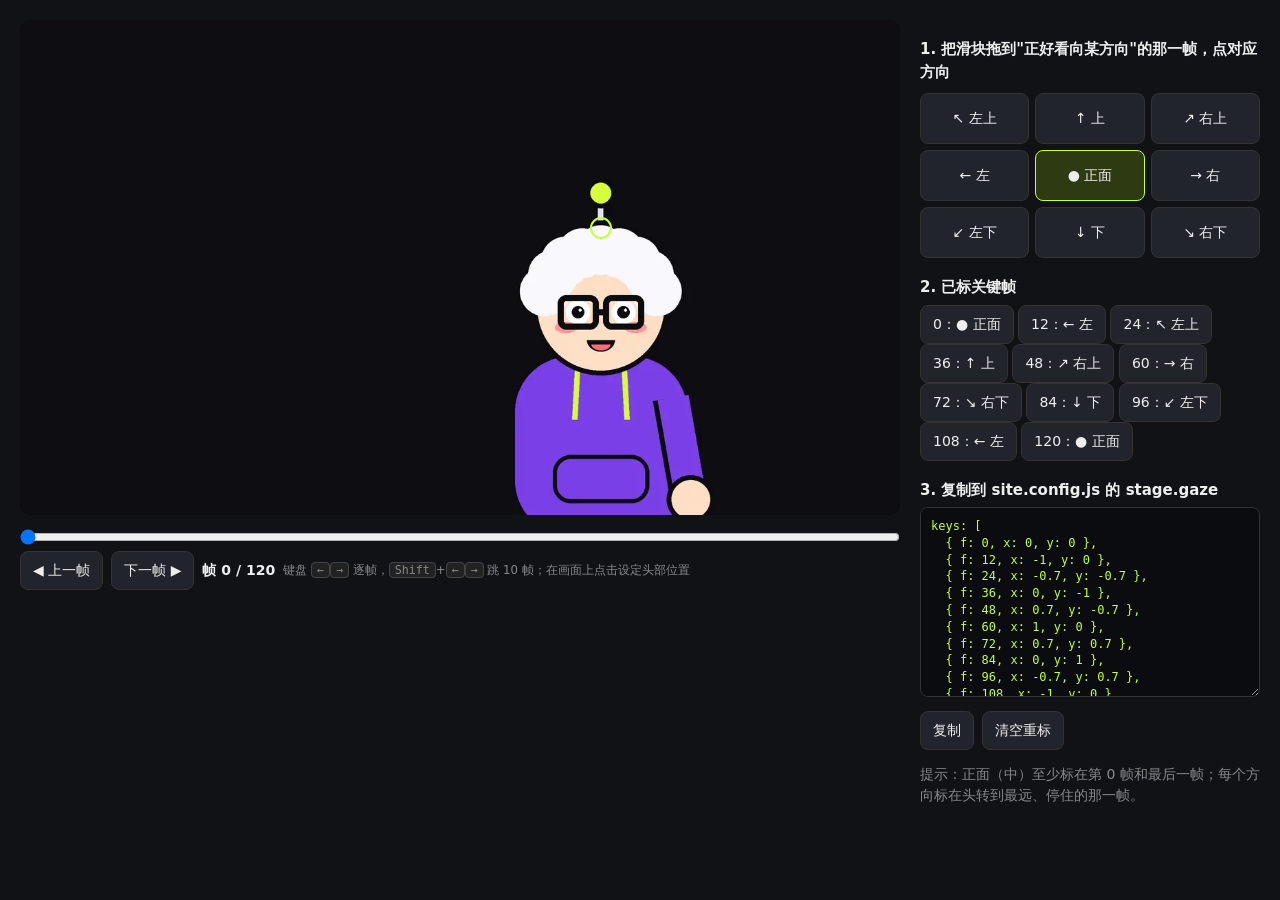
<file: template/tools/calibrate.html>
<!doctype html>
<html lang="zh-CN">
<head>
<meta charset="utf-8">
<meta name="viewport" content="width=device-width, initial-scale=1">
<title>追视标定</title>
<style>
  :root { --bg:#111216; --fg:#eee; --mut:#888; --acc:#c6ff3d; }
  * { box-sizing: border-box; } body { margin: 0; background: var(--bg); color: var(--fg); font: 14px/1.5 system-ui, "Noto Sans SC", sans-serif; }
  main { display: grid; grid-template-columns: 1fr 340px; gap: 20px; padding: 20px; min-height: 100vh; }
  .view { position: relative; } canvas { width: 100%; border-radius: 12px; background: #000; display: block; }
  .head { position: absolute; width: 22px; height: 22px; margin: -11px; border: 2px solid var(--acc); border-radius: 50%; pointer-events: none; }
  input[type=range] { width: 100%; margin: 14px 0 6px; }
  .row { display: flex; gap: 8px; align-items: center; flex-wrap: wrap; }
  button { background: #22242c; color: var(--fg); border: 1px solid #333; border-radius: 8px; padding: 8px 12px; cursor: pointer; font: inherit; }
  button:hover { border-color: var(--acc); } button.set { background: #2d3a12; border-color: var(--acc); }
  .pad { display: grid; grid-template-columns: repeat(3, 1fr); gap: 6px; margin: 10px 0 16px; } .pad button { padding: 14px 0; }
  h2 { font-size: 15px; margin: 18px 0 6px; } p, small { color: var(--mut); }
  textarea { width: 100%; height: 190px; background: #0b0c10; color: var(--acc); border: 1px solid #333; border-radius: 8px; padding: 10px; font: 12px/1.4 monospace; }
  kbd { background: #222; border: 1px solid #444; border-radius: 4px; padding: 0 5px; }
</style>
</head>
<body>
<main>
  <section>
    <div class="view"><canvas id="cv"></canvas><div class="head" id="head"></div></div>
    <input type="range" id="sl" min="0" value="0">
    <div class="row"><button id="prev">◀ 上一帧</button><button id="next">下一帧 ▶</button><b id="fn">帧 0</b>
      <small>键盘 <kbd>←</kbd><kbd>→</kbd> 逐帧，<kbd>Shift</kbd>+<kbd>←</kbd><kbd>→</kbd> 跳 10 帧；在画面上点击设定头部位置</small></div>
  </section>
  <aside>
    <h2>1. 把滑块拖到"正好看向某方向"的那一帧，点对应方向</h2>
    <div class="pad" id="pad"></div>
    <h2>2. 已标关键帧</h2>
    <div id="keys"><small>还没有</small></div>
    <h2>3. 复制到 site.config.js 的 stage.gaze</h2>
    <textarea id="out" readonly></textarea>
    <div class="row" style="margin-top:8px"><button id="copy">复制</button><button id="clear">清空重标</button></div>
    <p>提示：正面（中）至少标在第 0 帧和最后一帧；每个方向标在头转到最远、停住的那一帧。</p>
  </aside>
</main>
<script src="../site.config.js"></script>
<script type="module">
import { Clip } from '../js/clip.js';
const g = window.SITE.stage.gaze;
const src = g.src.startsWith('http') || g.src.startsWith('/') ? g.src : '../' + g.src;
const clip = new Clip({ ...g, src });
clip.load();
const cv = document.getElementById('cv'), ctx = cv.getContext('2d');
const sl = document.getElementById('sl'); sl.max = g.count - 1;
let cur = 0, head = { ...(g.head || { x: 0.5, y: 0.4 }) };
let keys = (g.keys || []).map((k) => ({ ...k }));
const DIRS = [['UL', -0.7, -0.7, '↖ 左上'], ['U', 0, -1, '↑ 上'], ['UR', 0.7, -0.7, '↗ 右上'], ['L', -1, 0, '← 左'], ['C', 0, 0, '● 正面'],
  ['R', 1, 0, '→ 右'], ['DL', -0.7, 0.7, '↙ 左下'], ['D', 0, 1, '↓ 下'], ['DR', 0.7, 0.7, '↘ 右下']];
const pad = document.getElementById('pad');
pad.innerHTML = DIRS.map(([id, , , label]) => `<button data-id="${id}">${label}</button>`).join('');
pad.onclick = (e) => {
  const d = DIRS.find((x) => x[0] === e.target.dataset.id); if (!d) return;
  keys = keys.filter((k) => k.f !== cur);
  keys.push({ f: cur, x: d[1], y: d[2] }); keys.sort((a, b) => a.f - b.f); render();
};
document.getElementById('clear').onclick = () => { keys = []; render(); };
document.getElementById('copy').onclick = () => navigator.clipboard.writeText(document.getElementById('out').value);
cv.onclick = (e) => { const r = cv.getBoundingClientRect(); head = { x: +((e.clientX - r.left) / r.width).toFixed(3), y: +((e.clientY - r.top) / r.height).toFixed(3) }; render(); };
const go = (f) => { cur = Math.max(0, Math.min(g.count - 1, f)); sl.value = cur; render(); };
sl.oninput = () => go(+sl.value);
document.getElementById('prev').onclick = () => go(cur - 1);
document.getElementById('next').onclick = () => go(cur + 1);
addEventListener('keydown', (e) => { if (e.key === 'ArrowLeft') go(cur - (e.shiftKey ? 10 : 1)); if (e.key === 'ArrowRight') go(cur + (e.shiftKey ? 10 : 1)); });
const name = (k) => (DIRS.find((d) => Math.abs(d[1] - k.x) < 0.05 && Math.abs(d[2] - k.y) < 0.05) || [, , , '?'])[3];
function render() {
  const img = clip.frame(cur);
  if (img) { cv.width = img.naturalWidth; cv.height = img.naturalHeight; ctx.drawImage(img, 0, 0); }
  document.getElementById('fn').textContent = `帧 ${cur} / ${g.count - 1}`;
  const h = document.getElementById('head'); h.style.left = head.x * 100 + '%'; h.style.top = head.y * 100 + '%';
  pad.querySelectorAll('button').forEach((b) => b.classList.toggle('set', keys.some((k) => k.f === cur && name(k) === DIRS.find((d) => d[0] === b.dataset.id)[3])));
  document.getElementById('keys').innerHTML = keys.length ? keys.map((k) => `<button onclick="window.__go(${k.f})">${k.f}：${name(k)}</button>`).join(' ') : '<small>还没有</small>';
  document.getElementById('out').value = `keys: [\n${keys.map((k) => `  { f: ${k.f}, x: ${k.x}, y: ${k.y} },`).join('\n')}\n],\nhead: { x: ${head.x}, y: ${head.y} },`;
}
window.__go = go;
const wait = setInterval(() => { if (clip.loaded) { render(); if (clip.loaded === g.count) clearInterval(wait); } }, 200);
</script>
</body>
</html>
</file>
